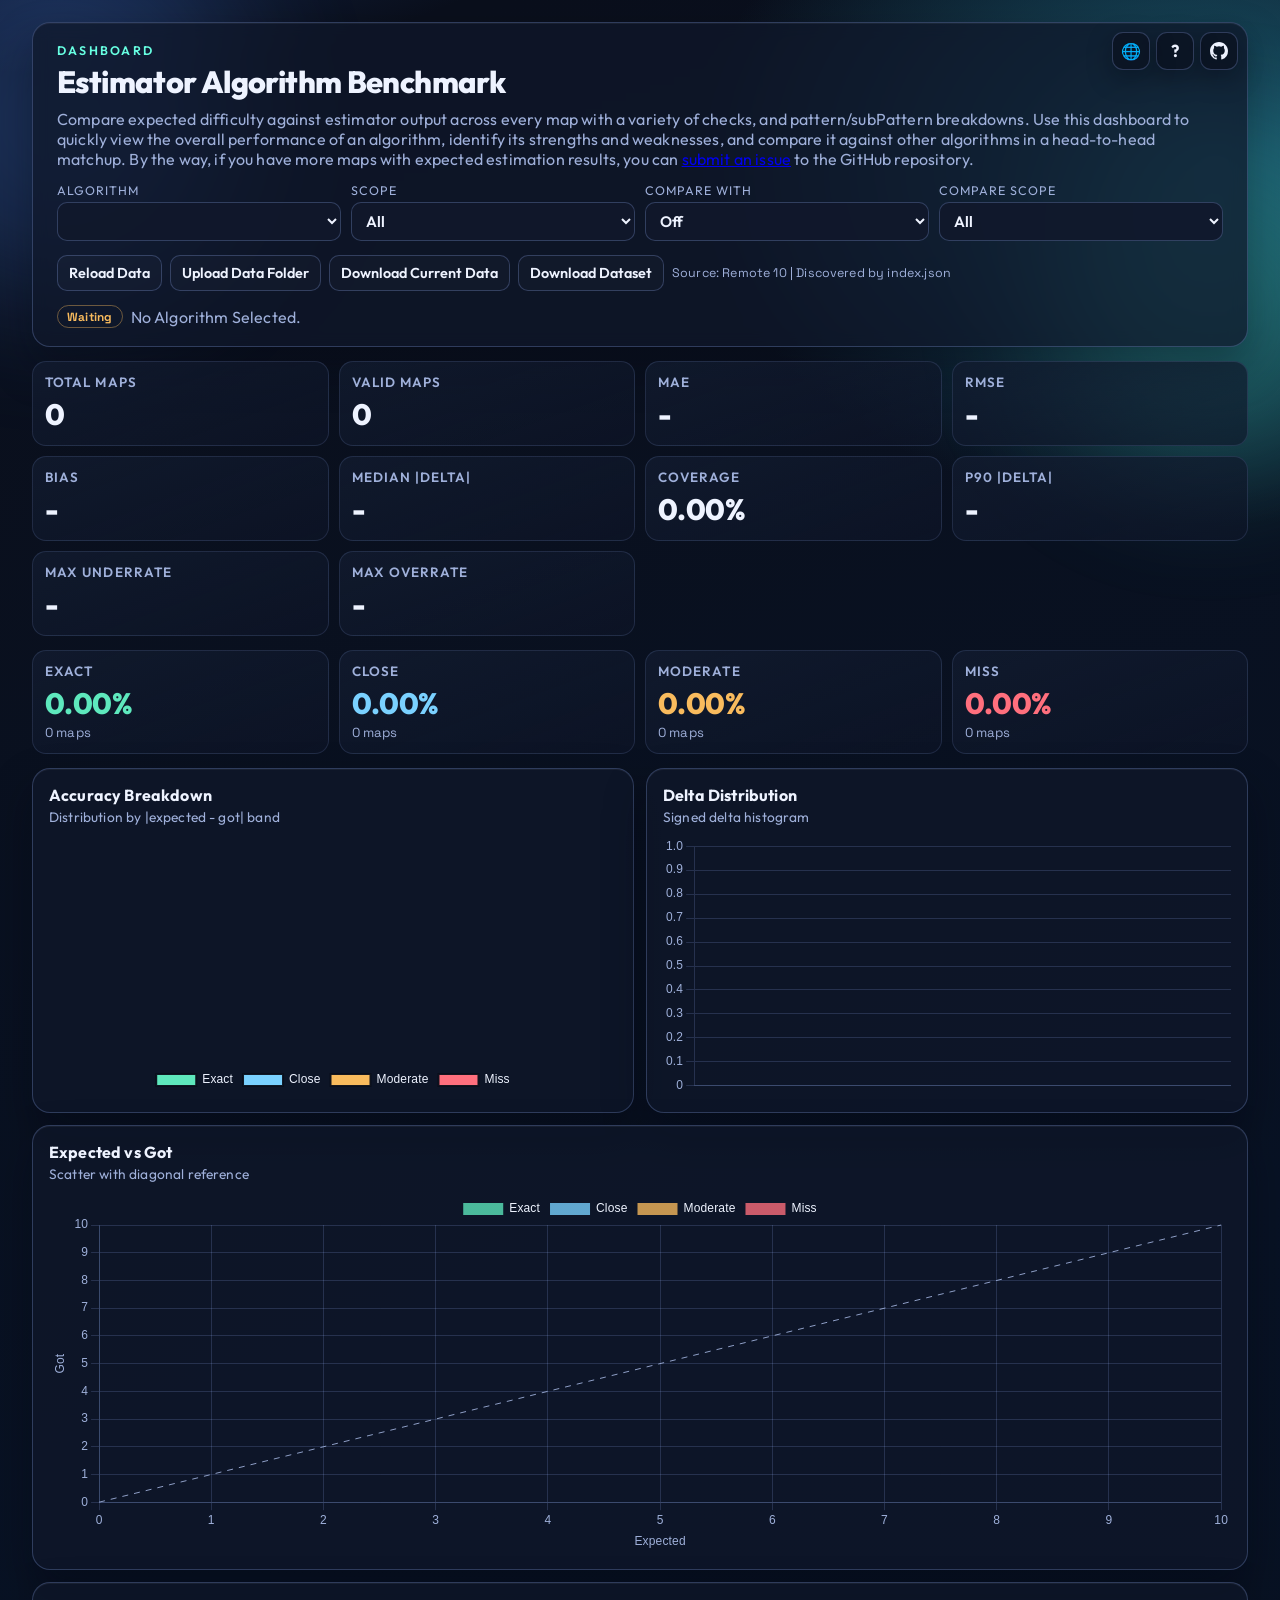
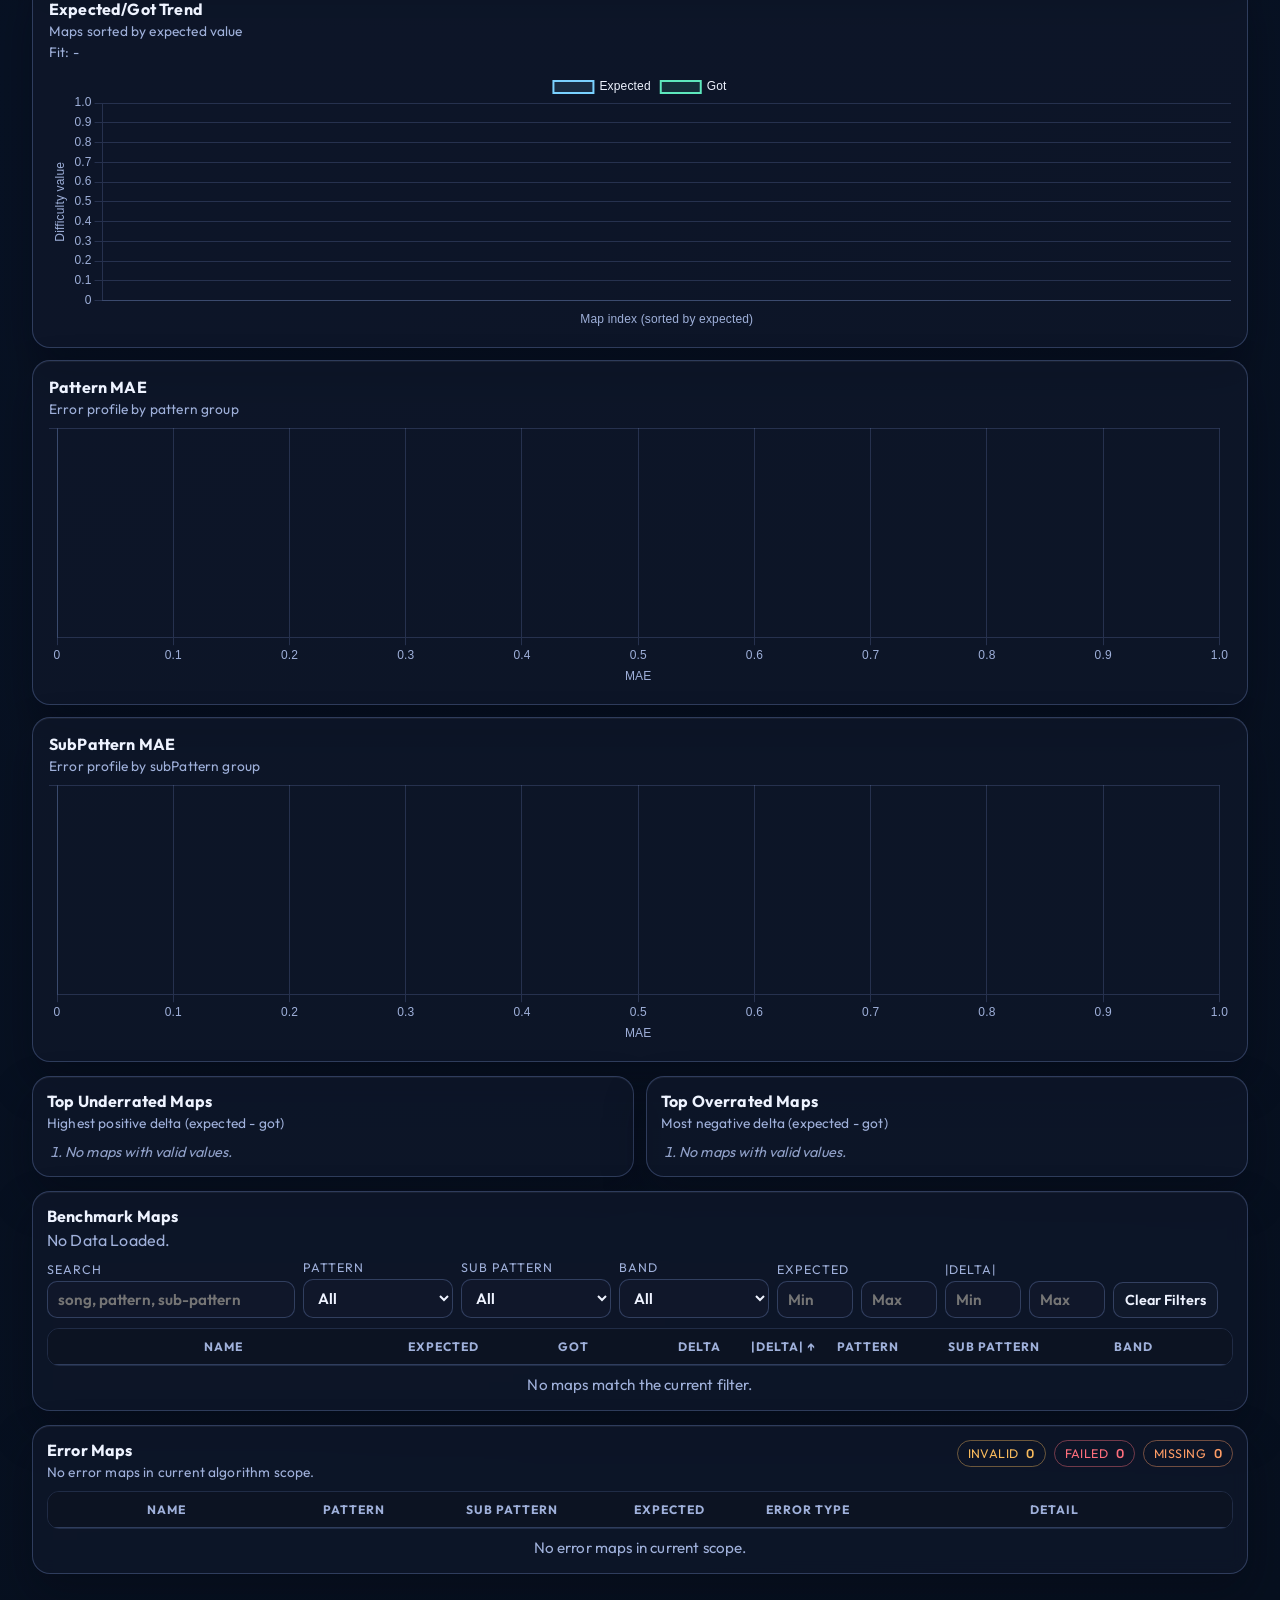
<file: index.html>
<!DOCTYPE html>
<html lang="en">
<head>
    <meta charset="UTF-8" />
    <meta name="viewport" content="width=device-width, initial-scale=1.0" />
    <title>Estimator Algorithm Benchmark</title>
    <link rel="icon" type="image/png" href="assets/images/icon.png?v=20260421a" />
    <link rel="stylesheet" href="assets/css/theme.css?v=20260421a" />
    <link rel="stylesheet" href="assets/css/layout.css?v=20260421a" />
    <link rel="stylesheet" href="assets/css/components.css?v=20260421a" />
    <script src="assets/vendor/chart.umd.min.js?v=20260421a"></script>
</head>
<body>
    <div class="bg-orb orb-a" aria-hidden="true"></div>
    <div class="bg-orb orb-b" aria-hidden="true"></div>

    <main class="page" id="pageRoot">
        <a
            class="github-float-btn"
            href="https://github.com/LeoBlackMT/VSRG-DanEstimation-Benchmark"
            target="_blank"
            rel="noopener noreferrer"
            title="Open GitHub Repository"
            aria-label="Open GitHub Repository"
            data-i18n-title="common.openGithub"
            data-i18n-aria-label="common.openGithub"
        >
            <svg viewBox="0 0 16 16" aria-hidden="true" focusable="false">
                <path d="M8 0C3.58 0 0 3.58 0 8a8 8 0 0 0 5.47 7.59c.4.07.55-.17.55-.38 0-.19-.01-.82-.01-1.49-2.01.37-2.53-.49-2.69-.94-.09-.23-.48-.94-.82-1.13-.28-.15-.68-.52-.01-.53.63-.01 1.08.58 1.23.82.72 1.21 1.87.87 2.33.66.07-.52.28-.87.5-1.07-1.78-.2-3.64-.89-3.64-3.95 0-.87.31-1.59.82-2.15-.08-.2-.36-1.02.08-2.12 0 0 .67-.21 2.2.82a7.64 7.64 0 0 1 4 0c1.53-1.04 2.2-.82 2.2-.82.44 1.1.16 1.92.08 2.12.51.56.82 1.27.82 2.15 0 3.07-1.87 3.75-3.65 3.95.29.25.54.73.54 1.48 0 1.07-.01 1.93-.01 2.2 0 .21.15.46.55.38A8 8 0 0 0 16 8c0-4.42-3.58-8-8-8Z" />
            </svg>
        </a>
        <a
            class="help-float-btn"
            href="help.html"
            title="Open Help"
            aria-label="Open Help"
            data-i18n-title="common.openHelp"
            data-i18n-aria-label="common.openHelp"
        >
            <span>?</span>
        </a>
        <div class="lang-float" id="langFloat">
            <button
                class="lang-float-btn"
                id="langFloatButton"
                type="button"
                title="Switch Language"
                aria-label="Switch Language"
                data-i18n-title="common.switchLanguage"
                data-i18n-aria-label="common.switchLanguage"
            >
                <span aria-hidden="true">🌐</span>
            </button>
            <div class="lang-menu hidden" id="langMenu">
                <label class="lang-menu-label" for="langSelect" data-i18n="common.language">Language</label>
                <select id="langSelect" aria-label="Language selector"></select>
            </div>
        </div>

        <section class="hero panel fade-in-up">
            <div class="hero-head">
                <p class="eyebrow" data-i18n="index.hero.eyebrow">Dashboard</p>
                <h1 data-i18n="index.hero.title">Estimator Algorithm Benchmark</h1>
                <p class="subtitle" data-i18n-html="index.hero.subtitleHtml">
                    Compare expected difficulty against estimator output across every map with a variety of checks, and pattern/subPattern breakdowns. Use this dashboard to quickly view the overall performance of an algorithm, identify its strengths and weaknesses, and compare it against other algorithms in a head-to-head matchup.
                    By the way, if you have more maps with expected estimation results, you can <a href="https://github.com/LeoBlackMT/VSRG-DanEstimation-Benchmark/issues" target="_blank" rel="noopener noreferrer">submit an issue</a> to the GitHub repository.
                </p>
            </div>

            <div class="toolbar">
                <label class="toolbar-field">
                    <span data-i18n="index.toolbar.algorithm">Algorithm</span>
                    <select id="algorithmSelect" aria-label="Algorithm selector"></select>
                </label>

                <label class="toolbar-field" id="baseCategoryField">
                    <span data-i18n="index.toolbar.scope">Scope</span>
                    <select id="baseCategorySelect" aria-label="Base category selector">
                        <option value="ALL" data-i18n="common.all">All</option>
                        <option value="RC">RC</option>
                        <option value="LN">LN</option>
                    </select>
                </label>

                <label class="toolbar-field">
                    <span data-i18n="index.toolbar.compareWith">Compare With</span>
                    <select id="compareAlgorithmSelect" aria-label="Compare algorithm selector">
                        <option value="" data-i18n="common.off">Off</option>
                    </select>
                </label>

                <label class="toolbar-field" id="compareCategoryField">
                    <span data-i18n="index.toolbar.compareScope">Compare Scope</span>
                    <select id="compareCategorySelect" aria-label="Compare category selector">
                        <option value="ALL" data-i18n="common.all">All</option>
                        <option value="RC">RC</option>
                        <option value="LN">LN</option>
                    </select>
                </label>
            </div>

            <div class="action-row">
                <button id="openAlgorithmSourceButton" class="btn-ghost hidden" type="button" data-i18n="index.actions.openAlgorithmSource">Algorithm Source</button>
                <button id="reloadDataButton" class="btn-ghost" type="button" data-i18n="index.actions.reloadData">Reload Data</button>
                <button id="openDataFolderButton" class="btn-ghost" type="button" data-i18n="index.actions.uploadDataFolder">Upload Data Folder</button>
                <button id="downloadCurrentDataButton" class="btn-ghost" type="button" data-i18n="index.actions.downloadCurrentData">Download Current Data</button>
                <a href="https://github.com/LeoBlackMT/VSRG-DanEstimation-Benchmark/tree/main/samples/samples.7z" target="_blank" rel="noopener noreferrer">
                    <button id="downloadDatasetButton" class="btn-ghost" type="button" data-i18n="index.actions.downloadDataset">Download Dataset</button>
                </a>
                <input id="dataFileInput" type="file" accept=".csv" multiple directory webkitdirectory hidden />
                <span id="sourceHint" class="muted source-hint" data-i18n="index.meta.sourceDefault">Source: Results</span>
            </div>
            <div class="meta-row">
                <span id="statusBadge" class="badge warn" data-i18n="status.loading">Loading...</span>
                <span id="datasetInfo" class="muted" data-i18n="status.waitingData">Waiting For Data</span>
            </div>
        </section>

        <section class="kpi-grid fade-in-up delay-1" id="kpiGrid">
            <article class="kpi-card">
                <h3 data-i18n="index.kpi.totalMaps">Total Maps</h3>
                <p id="totalMapsValue" class="kpi-value">-</p>
            </article>
            <article class="kpi-card">
                <h3 data-i18n="index.kpi.validMaps">Valid Maps</h3>
                <p id="validMapsValue" class="kpi-value">-</p>
            </article>
            <article class="kpi-card">
                <h3 data-i18n="index.kpi.mae">MAE</h3>
                <p id="maeValue" class="kpi-value">-</p>
            </article>
            <article class="kpi-card">
                <h3 data-i18n="index.kpi.rmse">RMSE</h3>
                <p id="rmseValue" class="kpi-value">-</p>
            </article>
            <article class="kpi-card">
                <h3 data-i18n="index.kpi.bias">Bias</h3>
                <p id="biasValue" class="kpi-value">-</p>
            </article>
            <article class="kpi-card">
                <h3 data-i18n="index.kpi.medianAbs">Median |Delta|</h3>
                <p id="medianValue" class="kpi-value">-</p>
            </article>
            <article class="kpi-card">
                <h3 data-i18n="index.kpi.coverage">Coverage</h3>
                <p id="coverageValue" class="kpi-value">-</p>
            </article>
            <article class="kpi-card">
                <h3 data-i18n="index.kpi.p90Abs">P90 |Delta|</h3>
                <p id="p90Value" class="kpi-value">-</p>
            </article>
            <article class="kpi-card">
                <h3 data-i18n="index.kpi.maxUnderrate">Max Underrate</h3>
                <p id="maxUnderrateValue" class="kpi-value">-</p>
            </article>
            <article class="kpi-card">
                <h3 data-i18n="index.kpi.maxOverrate">Max Overrate</h3>
                <p id="maxOverrateValue" class="kpi-value">-</p>
            </article>
        </section>

        <section class="band-grid fade-in-up delay-2">
            <article class="band-card exact">
                <h4 data-i18n="band.exact">Exact</h4>
                <p id="exactRateValue" class="band-rate">-</p>
                <p id="exactCountValue" class="band-count">-</p>
            </article>
            <article class="band-card close">
                <h4 data-i18n="band.close">Close</h4>
                <p id="closeRateValue" class="band-rate">-</p>
                <p id="closeCountValue" class="band-count">-</p>
            </article>
            <article class="band-card moderate">
                <h4 data-i18n="band.moderate">Moderate</h4>
                <p id="moderateRateValue" class="band-rate">-</p>
                <p id="moderateCountValue" class="band-count">-</p>
            </article>
            <article class="band-card miss">
                <h4 data-i18n="band.miss">Miss</h4>
                <p id="missRateValue" class="band-rate">-</p>
                <p id="missCountValue" class="band-count">-</p>
            </article>
        </section>

        <section class="panel compare-panel fade-in-up delay-2 hidden" id="comparePanel">
            <header class="compare-header">
                <div>
                    <h3 data-i18n="index.compare.title">Head-to-Head Comparison</h3>
                    <p id="compareStatusText" class="muted" data-i18n="index.compare.disabled">Comparison disabled.</p>
                </div>
            </header>

            <div class="compare-kpi-grid">
                <article class="kpi-card compact">
                    <h3 data-i18n="index.compare.matchedMaps">Matched Maps</h3>
                    <p id="compareMatchedValue" class="kpi-value">-</p>
                </article>
                <article class="kpi-card compact">
                    <h3 data-i18n="index.compare.baseWins">Base Wins</h3>
                    <p id="compareBaseWinsValue" class="kpi-value">-</p>
                </article>
                <article class="kpi-card compact">
                    <h3 data-i18n="index.compare.compareWins">Compare Wins</h3>
                    <p id="compareOtherWinsValue" class="kpi-value">-</p>
                </article>
                <article class="kpi-card compact">
                    <h3 data-i18n="index.compare.ties">Ties</h3>
                    <p id="compareTieValue" class="kpi-value">-</p>
                </article>
                <article class="kpi-card compact">
                    <h3 data-i18n="index.compare.agreement">Agreement</h3>
                    <p id="compareAgreementValue" class="kpi-value">-</p>
                </article>
                <article class="kpi-card compact">
                    <h3 data-i18n="index.compare.maeGap">MAE Gap</h3>
                    <p id="compareMaeGapValue" class="kpi-value">-</p>
                </article>
            </div>

            <div class="chart-wrap compare-chart"><canvas id="headToHeadChart"></canvas></div>
        </section>

        <section class="charts-grid fade-in-up delay-4">
            <article class="panel chart-panel">
                <header>
                    <h3 data-i18n="index.charts.accuracy.title">Accuracy Breakdown</h3>
                    <p data-i18n="index.charts.accuracy.subtitle">Distribution by |expected - got| band</p>
                </header>
                <div class="chart-wrap"><canvas id="accuracyBreakdownChart"></canvas></div>
            </article>

            <article class="panel chart-panel">
                <header>
                    <h3 data-i18n="index.charts.delta.title">Delta Distribution</h3>
                    <p data-i18n="index.charts.delta.subtitle">Signed delta histogram</p>
                </header>
                <div class="chart-wrap"><canvas id="deltaDistributionChart"></canvas></div>
            </article>

            <article class="panel chart-panel span-2">
                <header>
                    <h3 data-i18n="index.charts.scatter.title">Expected vs Got</h3>
                    <p data-i18n="index.charts.scatter.subtitle">Scatter with diagonal reference</p>
                </header>
                <div class="chart-wrap tall"><canvas id="scatterChart"></canvas></div>
            </article>

            <article class="panel chart-panel span-2">
                <header>
                    <h3 data-i18n="index.charts.trend.title">Expected/Got Trend</h3>
                    <p data-i18n="index.charts.trend.subtitle">Maps sorted by expected value</p>
                    <p id="trendFitValue" class="muted">Fit: -</p>
                </header>
                <div class="chart-wrap"><canvas id="trendChart"></canvas></div>
            </article>

            <article class="panel chart-panel span-2">
                <header>
                    <h3 data-i18n="index.charts.pattern.title">Pattern MAE</h3>
                    <p data-i18n="index.charts.pattern.subtitle">Error profile by pattern group</p>
                </header>
                <div class="chart-wrap"><canvas id="patternChart"></canvas></div>
            </article>

            <article class="panel chart-panel span-2">
                <header>
                    <h3 data-i18n="index.charts.subPattern.title">SubPattern MAE</h3>
                    <p data-i18n="index.charts.subPattern.subtitle">Error profile by subPattern group</p>
                </header>
                <div class="chart-wrap"><canvas id="subPatternChart"></canvas></div>
            </article>
        </section>

        <section class="insight-grid fade-in-up delay-5">
            <article class="panel insight-panel">
                <header>
                    <h3 data-i18n="index.insight.underratedTitle">Top Underrated Maps</h3>
                    <p data-i18n="index.insight.underratedSubtitle">Highest positive delta (expected - got)</p>
                </header>
                <ol id="underratedList" class="insight-list"></ol>
            </article>

            <article class="panel insight-panel">
                <header>
                    <h3 data-i18n="index.insight.overratedTitle">Top Overrated Maps</h3>
                    <p data-i18n="index.insight.overratedSubtitle">Most negative delta (expected - got)</p>
                </header>
                <ol id="overratedList" class="insight-list"></ol>
            </article>
        </section>

        <section class="panel table-panel fade-in-up delay-5">
            <header class="table-header">
                <div>
                    <h3 data-i18n="index.table.title">Benchmark Maps</h3>
                    <p id="tableMeta" class="muted">-</p>
                </div>

                <div class="table-controls">
                    <label>
                        <span data-i18n="index.filters.search">Search</span>
                        <input id="searchInput" type="text" placeholder="song, pattern, sub-pattern" data-i18n-placeholder="index.filters.searchPlaceholder" />
                    </label>
                    <label>
                        <span data-i18n="index.filters.pattern">Pattern</span>
                        <select id="patternFilter"></select>
                    </label>
                    <label>
                        <span data-i18n="index.filters.subPattern">Sub Pattern</span>
                        <select id="subPatternFilter"></select>
                    </label>
                    <label>
                        <span data-i18n="index.filters.band">Band</span>
                        <select id="bandFilter">
                            <option value="all" data-i18n="common.all">All</option>
                            <option value="exact" data-i18n="band.exact">Exact</option>
                            <option value="close" data-i18n="band.close">Close</option>
                            <option value="moderate" data-i18n="band.moderate">Moderate</option>
                            <option value="miss" data-i18n="band.miss">Miss</option>
                        </select>
                    </label>
                    <label class="range-label">
                        <span data-i18n="index.filters.expected">Expected</span>
                        <input id="expectedMinFilter" type="number" step="0.5" min="0" max="20" data-i18n-placeholder="index.filters.expectedMinPlaceholder" />
                    </label>
                    <label class="range-label">
                        <input id="expectedMaxFilter" type="number" step="0.5" min="0" max="20" data-i18n-placeholder="index.filters.expectedMaxPlaceholder" />
                    </label>
                    <label class="range-label">
                        <span data-i18n="index.filters.delta">|Delta|</span>
                        <input id="deltaMinFilter" type="number" step="0.1" min="0" max="10" data-i18n-placeholder="index.filters.deltaMinPlaceholder" />
                    </label>
                    <label class="range-label">
                        <input id="deltaMaxFilter" type="number" step="0.1" min="0" max="10" data-i18n-placeholder="index.filters.deltaMaxPlaceholder" />
                    </label>
                    <button id="clearFilterButton" class="btn-ghost" type="button" data-i18n="index.filters.clear">Clear Filters</button>
                </div>
            </header>

            <div class="table-wrap">
                <table id="resultTable">
                    <thead>
                        <tr>
                            <th data-sort="name" data-i18n="index.table.columns.name">Name</th>
                            <th data-sort="expected" data-i18n="index.table.columns.expected">Expected</th>
                            <th data-sort="got" data-i18n="index.table.columns.got">Got</th>
                            <th data-sort="delta" data-i18n="index.table.columns.delta">Delta</th>
                            <th data-sort="deltaAbs" data-i18n="index.table.columns.deltaAbs">|Delta|</th>
                            <th data-sort="pattern" data-i18n="index.table.columns.pattern">Pattern</th>
                            <th data-sort="subPattern" data-i18n="index.table.columns.subPattern">Sub Pattern</th>
                            <th data-sort="band" data-i18n="index.table.columns.band">Band</th>
                            <th data-sort="compareGot" class="compare-col hidden" data-i18n="index.table.columns.compareGot">Compare Got</th>
                            <th data-sort="compareDeltaAbs" class="compare-col hidden" data-i18n="index.table.columns.compareDeltaAbs">Compare |Delta|</th>
                            <th data-sort="better" class="compare-col hidden" data-i18n="index.table.columns.winner">Winner</th>
                            <th class="actions-col"></th>
                        </tr>
                    </thead>
                    <tbody id="resultTableBody"></tbody>
                </table>
            </div>

            <p id="emptyState" class="empty-state" hidden data-i18n="index.table.empty">No maps match the current filter.</p>
        </section>

        <section class="panel error-panel fade-in-up delay-5">
            <header class="error-header">
                <div>
                    <h3 data-i18n="index.errors.title">Error Maps</h3>
                    <p id="errorStatusText" data-i18n="index.errors.subtitle">Maps with Invalid / Failed / Missing status.</p>
                </div>
                <div class="error-counter-row">
                    <span class="error-pill invalid"><span data-i18n="index.errors.invalid">Invalid</span> <b id="errorInvalidCount">0</b></span>
                    <span class="error-pill failed"><span data-i18n="index.errors.failed">Failed</span> <b id="errorFailedCount">0</b></span>
                    <span class="error-pill missing"><span data-i18n="index.errors.missing">Missing</span> <b id="errorMissingCount">0</b></span>
                </div>
            </header>

            <div class="table-wrap error-table-wrap">
                <table id="errorTable">
                    <thead>
                        <tr>
                            <th data-i18n="index.errors.columns.name">Name</th>
                            <th data-i18n="index.errors.columns.pattern">Pattern</th>
                            <th data-i18n="index.errors.columns.subPattern">Sub Pattern</th>
                            <th data-i18n="index.errors.columns.expected">Expected</th>
                            <th data-i18n="index.errors.columns.errorType">Error Type</th>
                            <th data-i18n="index.errors.columns.detail">Detail</th>
                        </tr>
                    </thead>
                    <tbody id="errorTableBody"></tbody>
                </table>
            </div>
            <p id="errorEmptyState" class="empty-state" hidden data-i18n="index.errors.empty">No error maps in current scope.</p>
        </section>
    </main>

    <script type="module" src="assets/js/app.js?v=20260421a"></script>
</body>
</html>
</file>
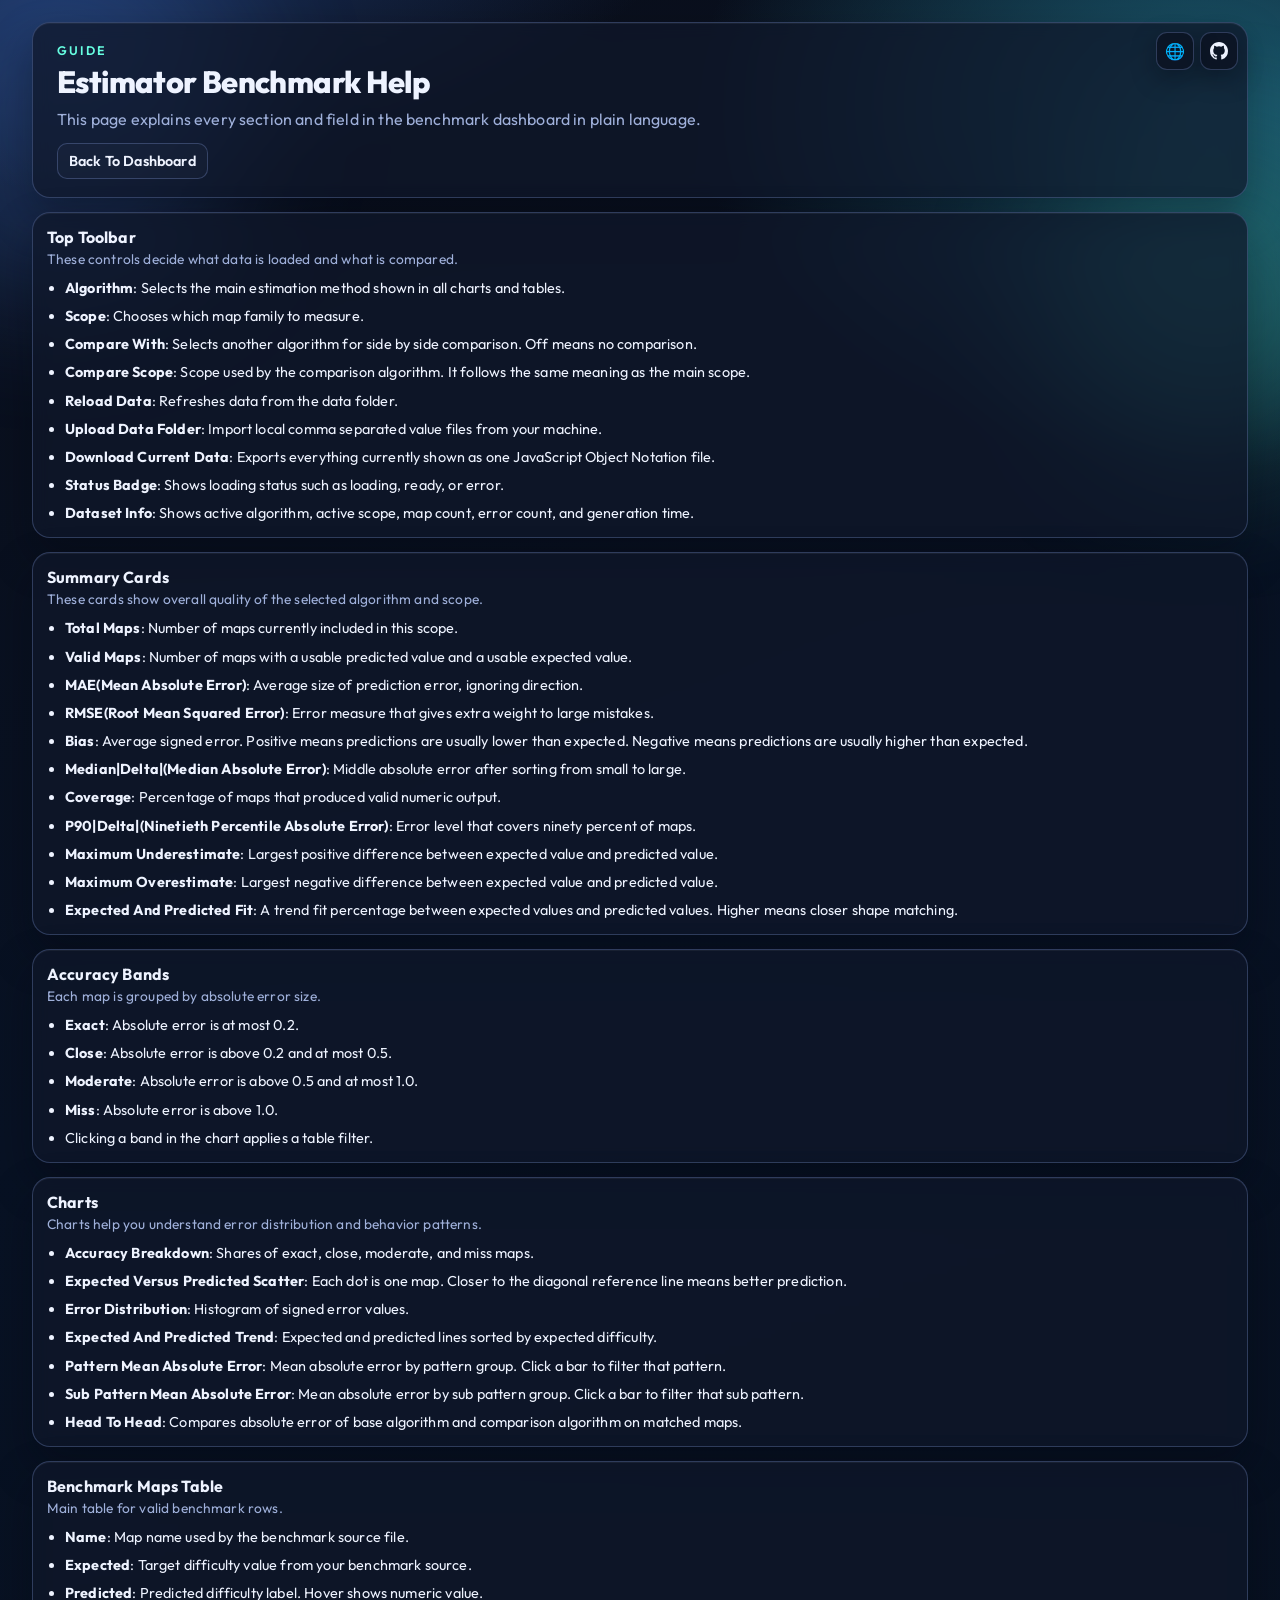
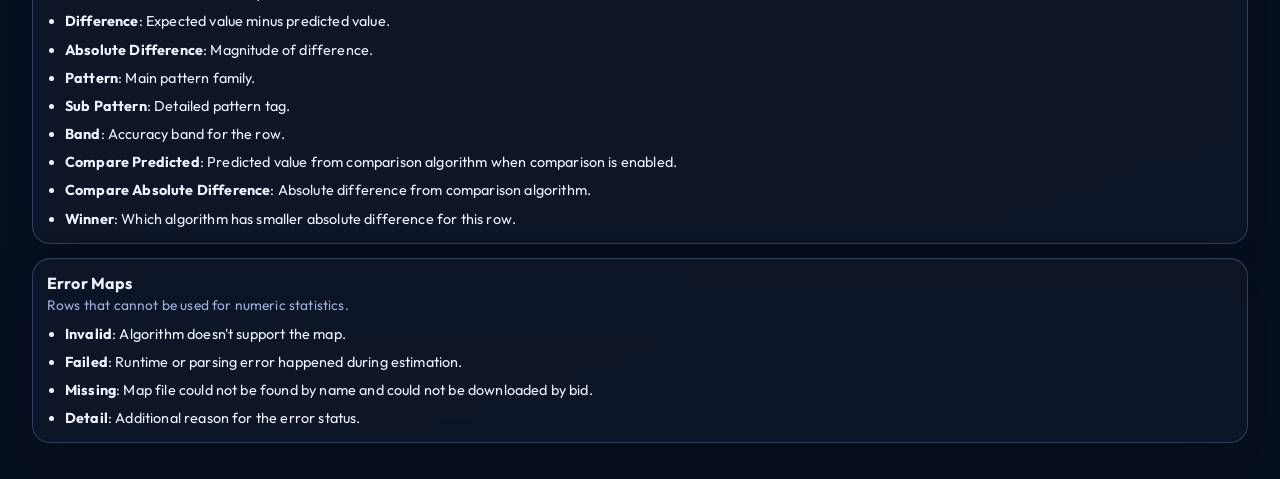
<file: help.html>
<!DOCTYPE html>
<html lang="en">
<head>
    <meta charset="UTF-8" />
    <meta name="viewport" content="width=device-width, initial-scale=1.0" />
    <title>Benchmark Help</title>
    <link rel="icon" type="image/png" href="assets/images/icon.png?v=20260421a" />
    <link rel="stylesheet" href="assets/css/theme.css?v=20260421a" />
    <link rel="stylesheet" href="assets/css/layout.css?v=20260421a" />
    <link rel="stylesheet" href="assets/css/components.css?v=20260421a" />
</head>
<body>
    <div class="bg-orb orb-a" aria-hidden="true"></div>
    <div class="bg-orb orb-b" aria-hidden="true"></div>

    <main class="page" id="helpPageRoot">
        <a
            class="github-float-btn"
            href="https://github.com/LeoBlackMT/VSRG-DanEstimation-Benchmark"
            target="_blank"
            rel="noopener noreferrer"
            title="Open GitHub Repository"
            aria-label="Open GitHub Repository"
            data-i18n-title="common.openGithub"
            data-i18n-aria-label="common.openGithub"
        >
            <svg viewBox="0 0 16 16" aria-hidden="true" focusable="false">
                <path d="M8 0C3.58 0 0 3.58 0 8a8 8 0 0 0 5.47 7.59c.4.07.55-.17.55-.38 0-.19-.01-.82-.01-1.49-2.01.37-2.53-.49-2.69-.94-.09-.23-.48-.94-.82-1.13-.28-.15-.68-.52-.01-.53.63-.01 1.08.58 1.23.82.72 1.21 1.87.87 2.33.66.07-.52.28-.87.5-1.07-1.78-.2-3.64-.89-3.64-3.95 0-.87.31-1.59.82-2.15-.08-.2-.36-1.02.08-2.12 0 0 .67-.21 2.2.82a7.64 7.64 0 0 1 4 0c1.53-1.04 2.2-.82 2.2-.82.44 1.1.16 1.92.08 2.12.51.56.82 1.27.82 2.15 0 3.07-1.87 3.75-3.65 3.95.29.25.54.73.54 1.48 0 1.07-.01 1.93-.01 2.2 0 .21.15.46.55.38A8 8 0 0 0 16 8c0-4.42-3.58-8-8-8Z" />
            </svg>
        </a>
        <div class="lang-float" id="langFloat">
            <button
                class="lang-float-btn"
                id="langFloatButton"
                type="button"
                title="Switch Language"
                aria-label="Switch Language"
                data-i18n-title="common.switchLanguage"
                data-i18n-aria-label="common.switchLanguage"
            >
                <span aria-hidden="true">🌐</span>
            </button>
            <div class="lang-menu hidden" id="langMenu">
                <label class="lang-menu-label" for="langSelect" data-i18n="common.language">Language</label>
                <select id="langSelect" aria-label="Language selector"></select>
            </div>
        </div>

        <section class="hero panel fade-in-up">
            <div class="hero-head">
                <p class="eyebrow" data-i18n="help.hero.eyebrow">Guide</p>
                <h1 data-i18n="help.hero.title">Estimator Benchmark Help</h1>
                <p class="subtitle" data-i18n="help.hero.subtitle">
                    This page explains every section and field in the benchmark dashboard in plain language.
                </p>
            </div>
            <div class="action-row">
                <a class="btn-ghost" href="index.html" aria-label="Back to benchmark dashboard" data-i18n="help.hero.backToDashboard" data-i18n-aria-label="help.hero.backToDashboard">Back To Dashboard</a>
            </div>
        </section>

        <section class="panel insight-panel fade-in-up delay-1">
            <header>
                <h3 data-i18n="help.sections.toolbar.title">Top Toolbar</h3>
                <p data-i18n="help.sections.toolbar.subtitle">These controls decide what data is loaded and what is compared.</p>
            </header>
            <ul class="insight-list" data-i18n-html="help.sections.toolbar.bodyHtml">
                <li><strong>Algorithm</strong>: Selects the main estimation method shown in all charts and tables.</li>
                <li><strong>Scope</strong>: Chooses which map family to measure.</li>
                <li><strong>Compare With</strong>: Selects another algorithm for side by side comparison. Off means no comparison.</li>
                <li><strong>Compare Scope</strong>: Scope used by the comparison algorithm. It follows the same meaning as the main scope.</li>
                <li><strong>Reload Data</strong>: Refreshes data from the data folder.</li>
                <li><strong>Upload Data Folder</strong>: Import local comma separated value files from your machine.</li>
                <li><strong>Download Current Data</strong>: Exports everything currently shown as one JavaScript Object Notation file.</li>
                <li><strong>Status Badge</strong>: Shows loading status such as loading, ready, or error.</li>
                <li><strong>Dataset Info</strong>: Shows active algorithm, active scope, map count, error count, and generation time.</li>
            </ul>
        </section>

        <section class="panel insight-panel fade-in-up delay-2">
            <header>
                <h3 data-i18n="help.sections.summary.title">Summary Cards</h3>
                <p data-i18n="help.sections.summary.subtitle">These cards show overall quality of the selected algorithm and scope.</p>
            </header>
            <ul class="insight-list" data-i18n-html="help.sections.summary.bodyHtml">
                <li><strong>Total Maps</strong>: Number of maps currently included in this scope.</li>
                <li><strong>Valid Maps</strong>: Number of maps with a usable predicted value and a usable expected value.</li>
                <li><strong>MAE(Mean Absolute Error)</strong>: Average size of prediction error, ignoring direction.</li>
                <li><strong>RMSE(Root Mean Squared Error)</strong>: Error measure that gives extra weight to large mistakes.</li>
                <li><strong>Bias</strong>: Average signed error. Positive means predictions are usually lower than expected. Negative means predictions are usually higher than expected.</li>
                <li><strong>Median|Delta|(Median Absolute Error)</strong>: Middle absolute error after sorting from small to large.</li>
                <li><strong>Coverage</strong>: Percentage of maps that produced valid numeric output.</li>
                <li><strong>P90|Delta|(Ninetieth Percentile Absolute Error)</strong>: Error level that covers ninety percent of maps.</li>
                <li><strong>Maximum Underestimate</strong>: Largest positive difference between expected value and predicted value.</li>
                <li><strong>Maximum Overestimate</strong>: Largest negative difference between expected value and predicted value.</li>
                <li><strong>Expected And Predicted Fit</strong>: A trend fit percentage between expected values and predicted values. Higher means closer shape matching.</li>
            </ul>
        </section>

        <section class="panel insight-panel fade-in-up delay-3">
            <header>
                <h3 data-i18n="help.sections.bands.title">Accuracy Bands</h3>
                <p data-i18n="help.sections.bands.subtitle">Each map is grouped by absolute error size.</p>
            </header>
            <ul class="insight-list" data-i18n-html="help.sections.bands.bodyHtml">
                <li><strong>Exact</strong>: Absolute error is at most 0.2.</li>
                <li><strong>Close</strong>: Absolute error is above 0.2 and at most 0.5.</li>
                <li><strong>Moderate</strong>: Absolute error is above 0.5 and at most 1.0.</li>
                <li><strong>Miss</strong>: Absolute error is above 1.0.</li>
                <li>Clicking a band in the chart applies a table filter.</li>
            </ul>
        </section>

        <section class="panel insight-panel fade-in-up delay-4">
            <header>
                <h3 data-i18n="help.sections.charts.title">Charts</h3>
                <p data-i18n="help.sections.charts.subtitle">Charts help you understand error distribution and behavior patterns.</p>
            </header>
            <ul class="insight-list" data-i18n-html="help.sections.charts.bodyHtml">
                <li><strong>Accuracy Breakdown</strong>: Shares of exact, close, moderate, and miss maps.</li>
                <li><strong>Expected Versus Predicted Scatter</strong>: Each dot is one map. Closer to the diagonal reference line means better prediction.</li>
                <li><strong>Error Distribution</strong>: Histogram of signed error values.</li>
                <li><strong>Expected And Predicted Trend</strong>: Expected and predicted lines sorted by expected difficulty.</li>
                <li><strong>Pattern Mean Absolute Error</strong>: Mean absolute error by pattern group. Click a bar to filter that pattern.</li>
                <li><strong>Sub Pattern Mean Absolute Error</strong>: Mean absolute error by sub pattern group. Click a bar to filter that sub pattern.</li>
                <li><strong>Head To Head</strong>: Compares absolute error of base algorithm and comparison algorithm on matched maps.</li>
            </ul>
        </section>

        <section class="panel insight-panel fade-in-up delay-5">
            <header>
                <h3 data-i18n="help.sections.table.title">Benchmark Maps Table</h3>
                <p data-i18n="help.sections.table.subtitle">Main table for valid benchmark rows.</p>
            </header>
            <ul class="insight-list" data-i18n-html="help.sections.table.bodyHtml">
                <li><strong>Name</strong>: Map name used by the benchmark source file.</li>
                <li><strong>Expected</strong>: Target difficulty value from your benchmark source.</li>
                <li><strong>Predicted</strong>: Predicted difficulty label. Hover shows numeric value.</li>
                <li><strong>Difference</strong>: Expected value minus predicted value.</li>
                <li><strong>Absolute Difference</strong>: Magnitude of difference.</li>
                <li><strong>Pattern</strong>: Main pattern family.</li>
                <li><strong>Sub Pattern</strong>: Detailed pattern tag.</li>
                <li><strong>Band</strong>: Accuracy band for the row.</li>
                <li><strong>Compare Predicted</strong>: Predicted value from comparison algorithm when comparison is enabled.</li>
                <li><strong>Compare Absolute Difference</strong>: Absolute difference from comparison algorithm.</li>
                <li><strong>Winner</strong>: Which algorithm has smaller absolute difference for this row.</li>
            </ul>
        </section>

        <section class="panel insight-panel fade-in-up delay-5">
            <header>
                <h3 data-i18n="help.sections.errors.title">Error Maps</h3>
                <p data-i18n="help.sections.errors.subtitle">Rows that cannot be used for numeric statistics.</p>
            </header>
            <ul class="insight-list" data-i18n-html="help.sections.errors.bodyHtml">
                <li><strong>Invalid</strong>: Algorithm doesn't support the map.</li>
                <li><strong>Failed</strong>: Runtime or parsing error happened during estimation.</li>
                <li><strong>Missing</strong>: Map file could not be found by name and could not be downloaded by bid.</li>
                <li><strong>Detail</strong>: Additional reason for the error status.</li>
            </ul>
        </section>
    </main>

    <script type="module" src="assets/js/help.js?v=20260421a"></script>
</body>
</html>
</file>
<file: assets/css/theme.css>
@font-face {
    font-family: "OutfitLocal";
    src: url("../fonts/Outfit-Latin.woff2") format("woff2"),
         url("../fonts/Outfit-Ext.woff2") format("woff2");
    font-weight: 300 900;
    font-style: normal;
    font-display: swap;
}

@font-face {
    font-family: "SpaceGroteskLocal";
    src: url("../fonts/SpaceGrotesk-Latin.woff2") format("woff2"),
         url("../fonts/SpaceGrotesk-Ext.woff2") format("woff2"),
         url("../fonts/SpaceGrotesk-Vietnamese.woff2") format("woff2");
    font-weight: 300 900;
    font-style: normal;
    font-display: swap;
}

:root {
    --bg: #0a0f1c;
    --bg-soft: #121a2e;
    --panel: rgba(16, 24, 43, 0.74);
    --panel-strong: rgba(17, 25, 44, 0.9);
    --line: rgba(153, 180, 255, 0.25);
    --line-soft: rgba(153, 180, 255, 0.14);
    --text: #eef3ff;
    --text-soft: #9fb0da;

    --ok: #5ee8bd;
    --close: #7ad1ff;
    --moderate: #f9bb5d;
    --miss: #ff6f7d;

    --accent: #80b3ff;
    --accent-2: #67ffe2;

    --font-ui: "OutfitLocal", "SpaceGroteskLocal", "Segoe UI", sans-serif;
    --font-display: "OutfitLocal", "SpaceGroteskLocal", "Segoe UI", sans-serif;
    --font-mono: "SpaceGroteskLocal", "Consolas", "Courier New", monospace;
}

* {
    box-sizing: border-box;
}

html,
body {
    margin: 0;
    padding: 0;
    min-height: 100%;
}

body {
    color: var(--text);
    font-family: var(--font-ui);
    background:
        radial-gradient(1200px 720px at 6% -10%, #24447f 0%, transparent 55%),
        radial-gradient(1000px 700px at 95% 5%, #1b5a6f 0%, transparent 52%),
        linear-gradient(160deg, var(--bg) 5%, #081224 45%, #07101f 100%);
    letter-spacing: 0.01em;
}

* {
    scrollbar-width: thin;
    scrollbar-color: rgba(128, 179, 255, 0.45) rgba(10, 15, 28, 0.35);
}

*::-webkit-scrollbar {
    width: 10px;
    height: 10px;
}

*::-webkit-scrollbar-track {
    background: rgba(10, 15, 28, 0.35);
    border-radius: 999px;
}

*::-webkit-scrollbar-thumb {
    background: linear-gradient(180deg, rgba(128, 179, 255, 0.58), rgba(103, 255, 226, 0.45));
    border-radius: 999px;
    border: 2px solid rgba(10, 15, 28, 0.45);
}

*::-webkit-scrollbar-thumb:hover {
    background: linear-gradient(180deg, rgba(128, 179, 255, 0.78), rgba(103, 255, 226, 0.62));
}

.bg-orb {
    position: fixed;
    border-radius: 999px;
    filter: blur(70px);
    opacity: 0.25;
    pointer-events: none;
    z-index: 0;
}

.orb-a {
    width: 360px;
    height: 360px;
    left: -120px;
    top: -60px;
    background: #4f8fff;
    animation: orb-drift-a 14s ease-in-out infinite;
}

.orb-b {
    width: 320px;
    height: 320px;
    right: -90px;
    top: 150px;
    background: #45e6ca;
    animation: orb-drift-b 16s ease-in-out infinite;
}

.fade-in-up {
    opacity: 0;
    transform: translateY(10px);
    animation: fade-up 500ms cubic-bezier(0.2, 0.8, 0.2, 1) forwards;
}

.delay-1 {
    animation-delay: 80ms;
}

.delay-2 {
    animation-delay: 140ms;
}

.delay-3 {
    animation-delay: 200ms;
}

.delay-4 {
    animation-delay: 260ms;
}

.delay-5 {
    animation-delay: 320ms;
}

@keyframes fade-up {
    from {
        opacity: 0;
        transform: translateY(12px);
    }
    to {
        opacity: 1;
        transform: translateY(0);
    }
}

@keyframes orb-drift-a {
    0%,
    100% {
        transform: translate(0, 0) scale(1);
    }
    50% {
        transform: translate(35px, 20px) scale(1.05);
    }
}

@keyframes orb-drift-b {
    0%,
    100% {
        transform: translate(0, 0) scale(1);
    }
    50% {
        transform: translate(-40px, 16px) scale(1.06);
    }
}

@media (prefers-reduced-motion: reduce) {
    .fade-in-up,
    .orb-a,
    .orb-b {
        animation: none !important;
        opacity: 1;
        transform: none;
    }
}
</file>
<file: assets/css/layout.css>
.page {
    position: relative;
    z-index: 1;
    width: min(1320px, 95vw);
    margin: 22px auto 36px;
    display: grid;
    gap: 14px;
}

.page > * {
    min-width: 0;
}

.panel {
    min-width: 0;
    background: var(--panel);
    border: 1px solid var(--line);
    border-radius: 18px;
    box-shadow: inset 0 1px 0 rgba(255, 255, 255, 0.05), 0 20px 42px rgba(4, 8, 18, 0.38);
    backdrop-filter: blur(8px);
    -webkit-backdrop-filter: blur(8px);
}

.hero {
    padding: 20px 24px 18px;
    display: grid;
    gap: 14px;
}

.kpi-grid {
    display: grid;
    grid-template-columns: repeat(5, minmax(0, 1fr));
    gap: 10px;
}

.band-grid {
    display: grid;
    grid-template-columns: repeat(4, minmax(0, 1fr));
    gap: 10px;
}

.charts-grid {
    display: grid;
    grid-template-columns: repeat(2, minmax(0, 1fr));
    gap: 12px;
}

.compare-panel {
    padding: 14px;
    display: grid;
    gap: 10px;
}

.compare-kpi-grid {
    display: grid;
    grid-template-columns: repeat(6, minmax(0, 1fr));
    gap: 10px;
}

.chart-wrap.compare-chart {
    height: 300px;
}

.insight-grid {
    display: grid;
    grid-template-columns: repeat(2, minmax(0, 1fr));
    gap: 12px;
}

.insight-panel {
    padding: 14px;
}

.chart-panel {
    padding: 16px;
    min-height: 280px;
}

.chart-panel.span-2 {
    grid-column: 1 / -1;
}

.chart-wrap {
    position: relative;
    height: 260px;
}

.chart-wrap.tall {
    height: 360px;
}

.table-panel {
    padding: 14px;
}

.table-wrap {
    max-height: 540px;
    overflow: auto;
    border-radius: 12px;
    border: 1px solid var(--line-soft);
}

@media (max-width: 1280px) {
    .kpi-grid {
        grid-template-columns: repeat(4, minmax(0, 1fr));
    }

    .compare-kpi-grid {
        grid-template-columns: repeat(3, minmax(0, 1fr));
    }
}

@media (max-width: 920px) {
    .kpi-grid {
        grid-template-columns: repeat(2, minmax(0, 1fr));
    }

    .compare-kpi-grid {
        grid-template-columns: repeat(2, minmax(0, 1fr));
    }

    .band-grid {
        grid-template-columns: repeat(2, minmax(0, 1fr));
    }

    .charts-grid {
        grid-template-columns: 1fr;
    }

    .chart-panel.span-2 {
        grid-column: auto;
    }

    .insight-grid {
        grid-template-columns: 1fr;
    }
}

@media (max-width: 620px) {
    .page {
        width: min(1320px, 97vw);
    }

    .hero,
    .chart-panel,
    .table-panel,
    .compare-panel,
    .error-panel,
    .insight-panel {
        padding: 12px;
    }

    .kpi-grid,
    .band-grid,
    .compare-kpi-grid {
        grid-template-columns: 1fr;
    }

    .chart-wrap,
    .chart-wrap.tall {
        height: 260px;
    }
}
</file>
<file: assets/css/components.css>
.hero-head h1 {
    margin: 4px 0 8px;
    font-size: clamp(1.55rem, 2.4vw, 2.3rem);
    font-weight: 800;
    letter-spacing: -0.02em;
    font-family: var(--font-display);
}

.hero-head .eyebrow {
    margin: 0;
    color: var(--accent-2);
    font-size: 0.78rem;
    text-transform: uppercase;
    letter-spacing: 0.18em;
    font-weight: 600;
}

.hero-head .subtitle {
    margin: 0;
    color: var(--text-soft);
}

.github-float-btn,
.help-float-btn,
.lang-float-btn {
    position: absolute;
    top: 10px;
    width: 38px;
    height: 38px;
    display: inline-flex;
    align-items: center;
    justify-content: center;
    border: 1px solid var(--line);
    border-radius: 11px;
    background: rgba(12, 19, 34, 0.82);
    color: var(--text);
    text-decoration: none;
    z-index: 9;
    box-shadow: 0 8px 24px rgba(3, 8, 17, 0.36);
    transition: transform 130ms ease, border-color 180ms ease, background-color 180ms ease;
}

.github-float-btn {
    right: 10px;
}

.help-float-btn {
    right: 54px;
    font: 700 1.06rem var(--font-ui);
}

.lang-float {
    position: absolute;
    top: 10px;
    right: 98px;
    z-index: 10;
}

#helpPageRoot .lang-float {
    right: 54px;
}

.lang-float-btn {
    top: 0;
    right: 0;
    font: 700 1rem var(--font-ui);
    cursor: pointer;
}

.lang-menu {
    position: absolute;
    right: 0;
    top: 42px;
    min-width: 154px;
    padding: 8px;
    border: 1px solid var(--line);
    border-radius: 10px;
    background: rgba(12, 19, 34, 0.96);
    box-shadow: 0 8px 24px rgba(3, 8, 17, 0.36);
    display: grid;
    gap: 6px;
}

.lang-menu-label {
    color: var(--text-soft);
    font-size: 0.72rem;
    letter-spacing: 0.08em;
    text-transform: uppercase;
    font-weight: 600;
}

.lang-menu select {
    min-width: 130px;
    font-size: 0.9rem;
    padding: 6px 8px;
}

.github-float-btn:hover,
.help-float-btn:hover,
.lang-float-btn:hover {
    transform: translateY(-1px);
    border-color: rgba(128, 179, 255, 0.75);
    background: rgba(18, 29, 49, 0.95);
}

.github-float-btn svg {
    width: 18px;
    height: 18px;
    fill: currentColor;
}

.help-float-btn span {
    line-height: 1;
}

.toolbar {
    display: flex;
    flex-wrap: wrap;
    gap: 10px;
    align-items: center;
}

.toolbar-field {
    display: grid;
    gap: 4px;
    min-width: 230px;
    flex: 1 1 230px;
}

.toolbar-field.hidden {
    display: none;
}

.hidden {
    display: none !important;
}

.action-row {
    display: flex;
    align-items: center;
    gap: 8px;
    flex-wrap: wrap;
}

.action-row .btn-ghost {
    white-space: nowrap;
}

.source-hint {
    font-family: var(--font-mono);
    font-size: 0.78rem;
}

.toolbar-field > span,
.table-controls label > span {
    color: var(--text-soft);
    font-size: 0.78rem;
    letter-spacing: 0.08em;
    text-transform: uppercase;
}

select,
input[type="text"] {
    border-radius: 10px;
    border: 1px solid var(--line);
    background: var(--panel-strong);
    color: var(--text);
    font: 600 0.95rem var(--font-ui);
    padding: 8px 10px;
    outline: none;
    transition: border-color 180ms ease, box-shadow 180ms ease;
}

select,
input[type="number"] {
    display: grid;
    border-radius: 10px;
    border: 1px solid var(--line);
    background: var(--panel-strong);
    color: var(--text);
    font: 600 0.95rem var(--font-ui);
    padding: 8px 10px;
    outline: none;
    transition: border-color 180ms ease, box-shadow 180ms ease;
}

select:focus,
input[type="text"]:focus {
    border-color: var(--accent);
    box-shadow: 0 0 0 2px rgba(128, 179, 255, 0.18);
}

select:focus,
input[type="number"]:focus {
    border-color: var(--accent);
    box-shadow: 0 0 0 2px rgba(128, 179, 255, 0.18);
}

.btn-ghost {
    border: 1px solid var(--line);
    border-radius: 10px;
    background: rgba(255, 255, 255, 0.02);
    color: var(--text);
    text-decoration: none;
    font: 600 0.9rem var(--font-ui);
    padding: 8px 11px;
    cursor: pointer;
    transition: transform 140ms ease, border-color 180ms ease, background-color 180ms ease;
}

.btn-ghost:hover {
    border-color: rgba(128, 179, 255, 0.7);
    background: rgba(128, 179, 255, 0.09);
    transform: translateY(-1px);
}

.meta-row {
    display: flex;
    align-items: center;
    gap: 8px;
    flex-wrap: wrap;
}

.badge {
    display: inline-flex;
    align-items: center;
    border-radius: 999px;
    border: 1px solid var(--line);
    padding: 3px 9px;
    font: 700 0.74rem var(--font-mono);
    letter-spacing: 0.02em;
}

.badge.ok {
    color: var(--ok);
    border-color: rgba(94, 232, 189, 0.35);
}

.badge.warn {
    color: var(--moderate);
    border-color: rgba(249, 187, 93, 0.4);
}

.badge.error {
    color: var(--miss);
    border-color: rgba(255, 111, 125, 0.48);
}

.muted {
    color: var(--text-soft);
}

.kpi-card,
.band-card {
    border: 1px solid var(--line-soft);
    border-radius: 14px;
    padding: 12px;
    background: linear-gradient(160deg, rgba(18, 28, 48, 0.78), rgba(14, 21, 40, 0.62));
    transition: transform 170ms ease, border-color 220ms ease;
}

.kpi-card.compact {
    padding: 10px;
}

.kpi-card.compact .kpi-value {
    font-size: clamp(1.15rem, 1.8vw, 1.45rem);
}

.kpi-card:hover,
.band-card:hover {
    transform: translateY(-2px);
    border-color: rgba(128, 179, 255, 0.55);
}

.kpi-card h3,
.band-card h4 {
    margin: 0;
    font-size: 0.84rem;
    color: var(--text-soft);
    text-transform: uppercase;
    letter-spacing: 0.08em;
    font-weight: 600;
}

.kpi-value,
.band-rate {
    margin: 6px 0 0;
    font-size: clamp(1.35rem, 2.3vw, 1.95rem);
    font-weight: 800;
    letter-spacing: -0.02em;
}

.band-count {
    margin: 2px 0 0;
    color: var(--text-soft);
    font-family: var(--font-mono);
    font-size: 0.82rem;
}

.band-card.exact .band-rate {
    color: var(--ok);
}

.band-card.close .band-rate {
    color: var(--close);
}

.band-card.moderate .band-rate {
    color: var(--moderate);
}

.band-card.miss .band-rate {
    color: var(--miss);
}

.chart-panel > header {
    margin-bottom: 10px;
}

.chart-panel h3 {
    margin: 0;
    font-size: 1rem;
    font-weight: 700;
}

.chart-panel p {
    margin: 3px 0 0;
    color: var(--text-soft);
    font-size: 0.86rem;
}

.compare-header h3,
.insight-panel h3 {
    margin: 0;
    font-size: 1rem;
    font-weight: 700;
}

.compare-header p,
.insight-panel p {
    margin: 3px 0 0;
    color: var(--text-soft);
    font-size: 0.86rem;
}

.insight-list {
    margin: 10px 0 0;
    padding-left: 18px;
    display: grid;
    gap: 8px;
}

.insight-list li {
    font-size: 0.9rem;
    line-height: 1.4;
}

.insight-empty {
    color: var(--text-soft);
    opacity: 0.9;
    font-style: italic;
}

.error-panel {
    padding: 14px;
}

.error-header {
    display: flex;
    justify-content: space-between;
    align-items: flex-start;
    gap: 10px;
    flex-wrap: wrap;
    margin-bottom: 10px;
}

.error-header h3 {
    margin: 0;
    font-size: 1rem;
    font-weight: 700;
}

.error-header p {
    margin: 3px 0 0;
    color: var(--text-soft);
    font-size: 0.86rem;
}

.error-counter-row {
    display: flex;
    gap: 8px;
    flex-wrap: wrap;
}

.error-pill {
    border: 1px solid var(--line-soft);
    border-radius: 999px;
    padding: 4px 10px;
    font-size: 0.78rem;
    letter-spacing: 0.04em;
    text-transform: uppercase;
    display: inline-flex;
    align-items: center;
    gap: 7px;
}

.error-pill b {
    font-family: var(--font-mono);
    font-size: 0.8rem;
}

.error-pill.invalid {
    color: var(--moderate);
    border-color: rgba(249, 187, 93, 0.4);
}

.error-pill.failed {
    color: var(--miss);
    border-color: rgba(255, 111, 125, 0.42);
}

.error-pill.missing {
    color: #ff9d66;
    border-color: rgba(255, 157, 102, 0.42);
}

.error-table-wrap {
    max-height: 320px;
}

tr.error-invalid td {
    background: rgba(249, 187, 93, 0.07);
}

tr.error-failed td {
    background: rgba(255, 111, 125, 0.07);
}

tr.error-missing td {
    background: rgba(255, 157, 102, 0.08);
}

.table-header {
    display: flex;
    justify-content: space-between;
    gap: 10px;
    flex-wrap: wrap;
    margin-bottom: 10px;
}

.table-header h3 {
    margin: 0;
    font-size: 1rem;
}

.table-header p {
    margin: 4px 0 0;
}

.table-controls {
    display: flex;
    gap: 8px;
    flex-wrap: wrap;
    align-items: flex-end;
}

.table-controls label {
    display: grid;
    gap: 4px;
}

.table-controls label.range-label {
    display: grid;
    align-items: center;
    gap: 4px;
}

.table-controls label.range-label > span:first-child {
    white-space: nowrap;
}

.table-controls label.range-label input {
    display: flex;
    min-width: 0;
    width: 5em;
}

.table-controls input,
.table-controls select {
    min-width: 150px;
}

.range-sep {
    color: var(--muted, #8892b0);
    font-size: 0.85rem;
    user-select: none;
    flex-shrink: 0;
}

table {
    width: 100%;
    border-collapse: collapse;
    font-size: 0.92rem;
    table-layout: fixed;
}

thead th {
    position: sticky;
    top: 0;
    z-index: 12;
    background: rgba(13, 19, 35, 0.96);
    border-bottom: 1px solid var(--line);
    color: var(--text-soft);
    font-size: 0.76rem;
    text-transform: uppercase;
    letter-spacing: 0.08em;
    text-align: center;
    padding: 10px 9px;
    cursor: pointer;
    user-select: none;
}

tbody td {
    border-bottom: 1px solid var(--line-soft);
    text-align: center;
    padding: 9px;
    vertical-align: middle;
    overflow-wrap: anywhere;
}

tbody tr {
    transition: background-color 140ms ease;
}

tbody tr:hover {
    background: rgba(128, 179, 255, 0.06);
}

td.num {
    text-align: center;
    font-family: var(--font-mono);
}

td.got-cell {
    position: relative;
    overflow: hidden;
    text-align: center;
}

td.got-cell.has-hover-value {
    white-space: nowrap;
}

td.got-cell .got-label,
td.got-cell .got-number {
    display: inline-block;
    transition: opacity 180ms ease, transform 180ms ease;
}

td.got-cell .got-number {
    position: absolute;
    left: 40%;
    top: 50%;
    transform: translateY(calc(-50% + 4px));
    opacity: 0;
    pointer-events: none;
    font-family: var(--font-mono);
}

td.got-cell.has-hover-value:hover .got-label {
    opacity: 0;
    transform: translateY(-3px);
}

td.got-cell.has-hover-value:hover .got-number {
    opacity: 1;
    transform: translateY(-50%);
}

td.band {
    font-weight: 700;
    text-transform: uppercase;
    letter-spacing: 0.06em;
    font-size: 0.75rem;
}

td.winner {
    font-weight: 700;
    font-size: 0.78rem;
    text-transform: uppercase;
    letter-spacing: 0.06em;
}

td.winner.base {
    color: var(--ok);
}

td.winner.compare {
    color: var(--close);
}

td.winner.tie {
    color: var(--moderate);
}

td.winner.na {
    color: var(--text-soft);
}

td.actions-col,
th.actions-col {
    text-align: right;
    width: 64px;
    min-width: 64px;
}

th.actions-col {
    width: 3%;
    cursor: default;
}

td.actions-col {
    padding-right: 4px;
}

.row-actions {
    display: flex;
    justify-content: flex-end;
    align-items: center;
    gap: 2px;
    width: 100%;
}

.icon-btn {
    display: inline-flex;
    align-items: center;
    justify-content: center;
    width: 22px;
    height: 22px;
    border-radius: 8px;
    border: 1px solid var(--line-soft);
    text-decoration: none;
    color: var(--text);
    background: rgba(255, 255, 255, 0.02);
    transition: border-color 140ms ease, background-color 140ms ease, transform 120ms ease;
}

.icon-btn:hover {
    border-color: rgba(128, 179, 255, 0.7);
    background: rgba(128, 179, 255, 0.11);
    transform: translateY(-1px);
}

.icon-btn.disabled {
    opacity: 0.35;
    cursor: not-allowed;
    pointer-events: none;
}

tr.band-exact td.band {
    color: var(--ok);
}

tr.band-close td.band {
    color: var(--close);
}

tr.band-moderate td.band {
    color: var(--moderate);
}

tr.band-miss td.band {
    color: var(--miss);
}

tr.band-error td.band {
    color: #b3b9c8;
}

tr.map-error td {
    background: rgba(140, 146, 160, 0.14);
}

tr.map-error:hover td {
    background: rgba(140, 146, 160, 0.2);
}

#resultTable thead th:nth-child(1) {
    width: 25%;
}

#resultTable thead th:nth-child(4),
#resultTable thead th:nth-child(5),
#resultTable thead th:nth-child(6),
#resultTable thead th:nth-child(9),
#resultTable thead th:nth-child(10),
#resultTable thead th:nth-child(11) {
    width: 6%;
}

#resultTable thead th:nth-child(2) {
    width: 6.5%;
}

#resultTable thead th:nth-child(3) {
    width: 12%;
}

#resultTable thead th:nth-child(7) {
    width: 12%;
}

#resultTable thead th:nth-child(8) {
    width: 8%;
}

#errorTable thead th:nth-child(1){
    width: 20%;
}

#errorTable thead th:nth-child(3){
    width: 15%;
}

#errorTable thead th:nth-child(6){
    width: 30%;
}

.empty-state {
    margin: 9px 0 2px;
    color: var(--text-soft);
    text-align: center;
    font-size: 0.95rem;
}

@media (max-width: 920px) {
    .table-wrap {
        overflow-x: auto;
        overflow-y: auto;
        -webkit-overflow-scrolling: touch;
    }

    #resultTable {
        min-width: 1120px;
    }

    #errorTable {
        min-width: 980px;
    }

    #resultTable thead th,
    #errorTable thead th {
        white-space: nowrap;
    }
}

@media (max-width: 620px) {
    .github-float-btn {
        top: 6px;
        right: 6px;
        width: 34px;
        height: 34px;
    }

    .help-float-btn {
        top: 6px;
        right: 44px;
        width: 34px;
        height: 34px;
    }

    .lang-float {
        top: 6px;
        right: 82px;
    }

    #helpPageRoot .lang-float {
        right: 44px;
    }

    .lang-float-btn {
        width: 34px;
        height: 34px;
    }

    .lang-menu {
        top: 38px;
        min-width: 140px;
        padding: 7px;
    }
}
</file>
